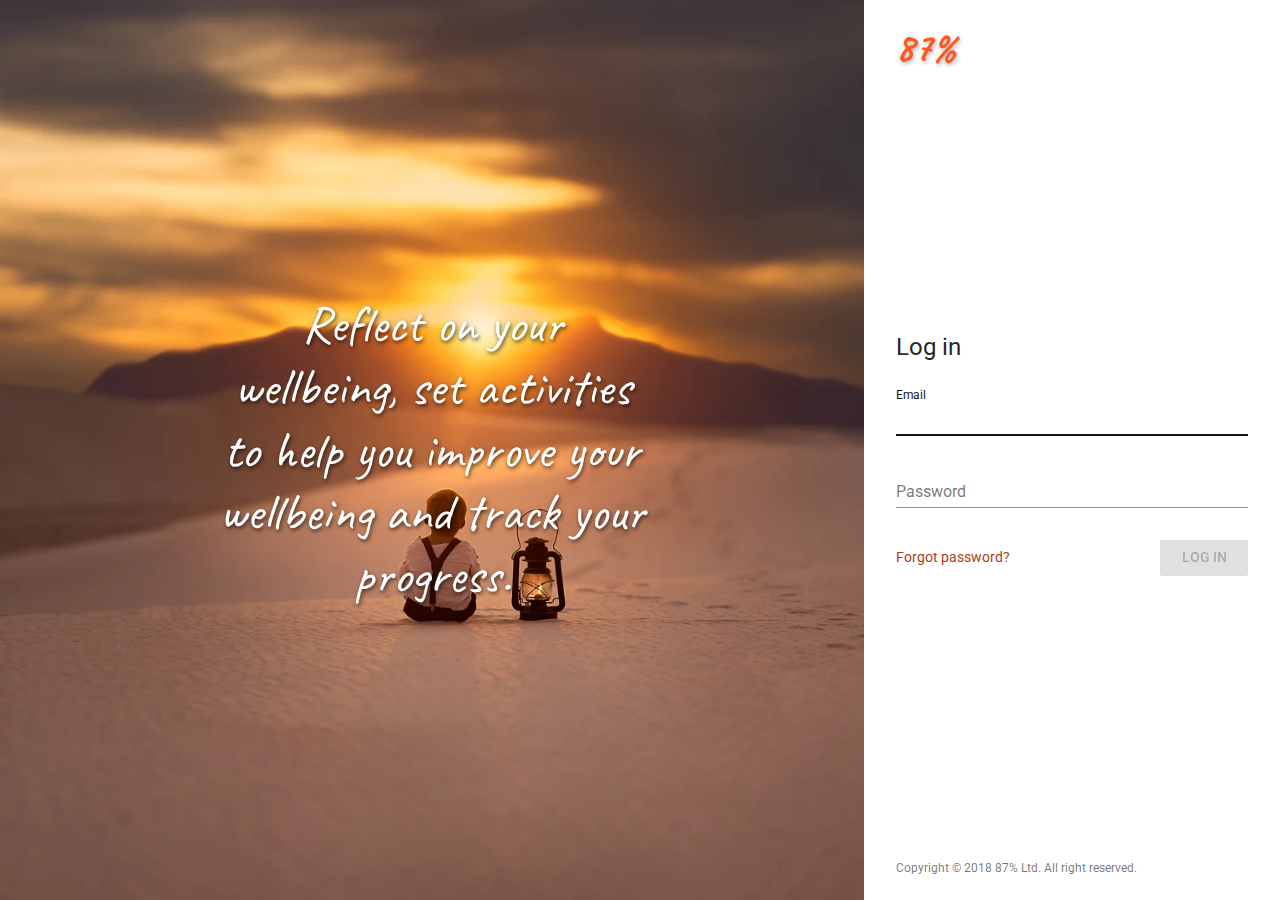
<file: index.html>
<!DOCTYPE html><html lang="en"><head><meta charset="utf-8"><meta name="viewport" content="width=device-width,initial-scale=1,shrink-to-fit=no"><meta name="theme-color" content="#000000"><link rel="manifest" href="/manifest.json"><link rel="shortcut icon" href="/favicon.ico"><link href="//fonts.googleapis.com/css?family=Roboto:300,400,500|Caveat" rel="stylesheet"><title>87% HR Dashboard</title></head><body><noscript>You need to enable JavaScript to run this app.</noscript><div id="root"></div><script type="text/javascript" src="/static/js/main.da4d0610.js"></script></body></html>
</file>
